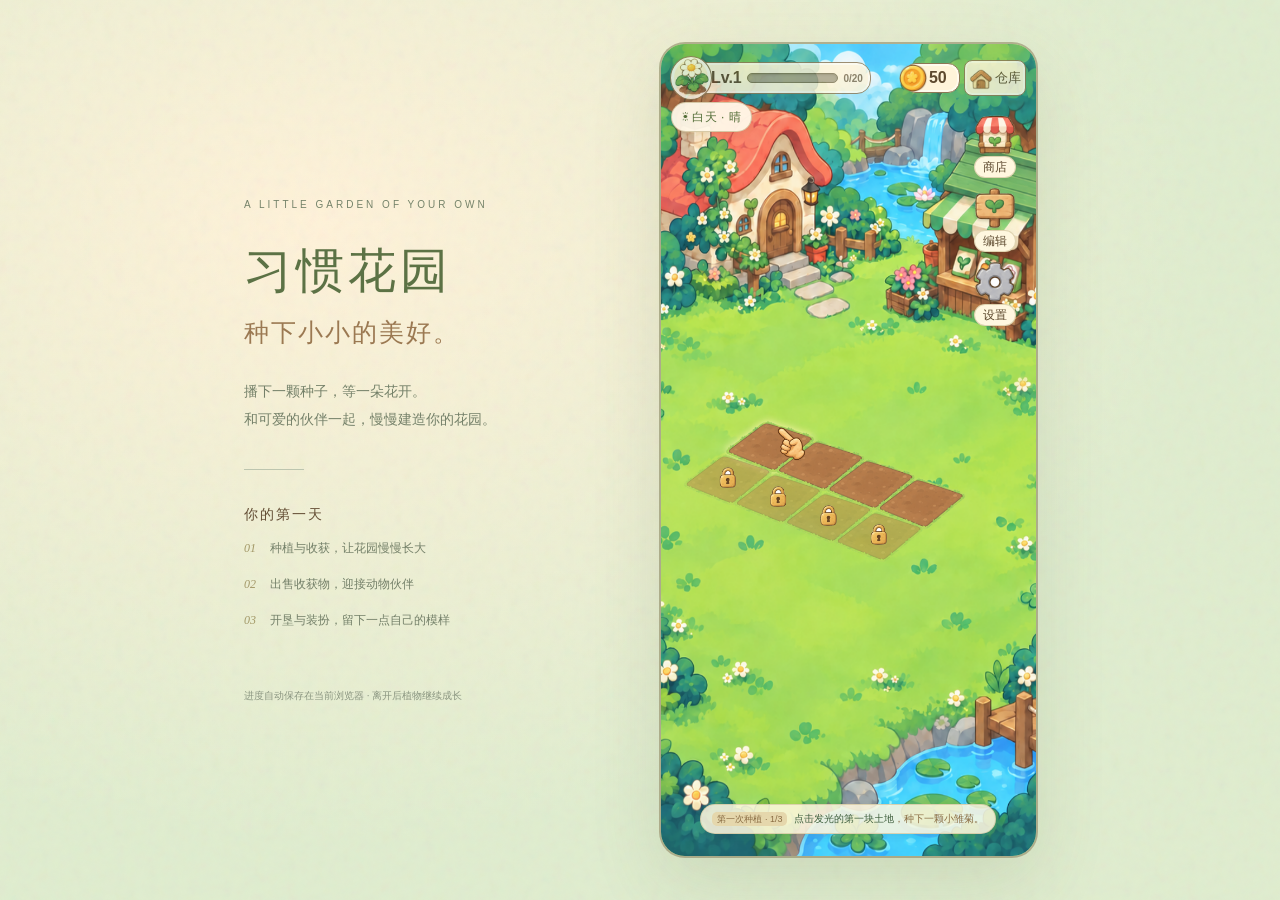
<file: index.html>
<!doctype html><html lang="zh-CN"><head><meta charset="utf-8"><meta name="viewport" content="width=device-width,initial-scale=1,maximum-scale=1"><meta name="theme-color" content="#31503b"><link rel="icon" href="data:,">
<title>习惯花园 · 种下小小的美好</title><link rel="stylesheet" href="style.css?v=20260917-open-landscape"><link rel="stylesheet" href="landscape.css?v=20260917-open-landscape"></head><body>
<aside class="intro"><span class="eyebrow">A LITTLE GARDEN OF YOUR OWN</span><h1>习惯花园<span>种下小小的美好。</span></h1><p>播下一颗种子，等一朵花开。<br>和可爱的伙伴一起，慢慢建造你的花园。</p><div class="intro-rule"></div><div class="instructions"><b>你的第一天</b><p><span>01</span>种植与收获，让花园慢慢长大</p><p><span>02</span>出售收获物，迎接动物伙伴</p><p><span>03</span>开垦与装扮，留下一点自己的模样</p></div><small>进度自动保存在当前浏览器 · 离开后植物继续成长</small></aside>
<main id="game" aria-label="习惯花园小游戏">
<header class="hud"><button id="levelButton" class="level-block" aria-label="查看家园等级"><span class="level-emblem"><img src="assets/coral/sprites/plants/daisy/plant_daisy_sprout.webp" alt=""></span><b class="level-number">Lv.<span id="level">1</span></b><span class="xp-track"><i id="xpBar"></i></span><span id="xpText">0/20</span></button><span class="coins"><img src="assets/coral/icons/core/icon_coin.webp" alt="金币"><b id="coins">50</b></span><button id="warehouse" class="warehouse iconbutton" aria-label="打开仓库"><img src="assets/coral/icons/core/icon_warehouse.webp" alt=""><span>仓库</span><i id="warehouseBadge"></i></button></header>
<section id="viewport" aria-label="花园地图"><div id="world"><img class="background" src="assets/coral/landscape/garden-left.webp" draggable="false" alt="手绘花园，小屋、小店、池塘和草地"><div id="editGrid"></div><div id="sceneLayer"><div id="plots"></div><div id="objects"></div><div id="animals"></div></div></div><div id="buffs"></div><span id="modeLabel">自由浏览 · 拖动探索花园</span></section>
<div id="guide" role="status"></div><section id="tray" aria-label="操作工具"></section>
<nav id="nav"><button id="shop"><img src="assets/coral/icons/core/icon_shop.webp" alt=""><span>商店</span><i id="shopDot"></i></button><button id="edit"><img src="assets/coral/icons/core/icon_edit.webp" alt=""><span>编辑</span></button><button id="settings"><img src="assets/coral/icons/core/icon_settings.webp" alt=""><span>设置</span></button></nav>
<div id="modal" class="modal" hidden></div><div id="confirm" class="modal confirm" hidden></div><div id="toast" role="status" aria-live="polite"></div><div id="dragGhost"></div><div id="fx"></div>
</main><script src="model.js?v=20260917-open-landscape"></script><script src="audio.js?v=20260917-open-landscape"></script><script src="animal-atlas.js?v=20260917-open-landscape"></script><script src="animal-motion.js?v=20260917-open-landscape"></script><script src="animal-renderer.js?v=20260917-open-landscape"></script><script src="app.js?v=20260917-open-landscape"></script><script src="environment.js?v=20260917-open-landscape"></script><script src="landscape.js?v=20260917-open-landscape"></script></body></html>
</file>
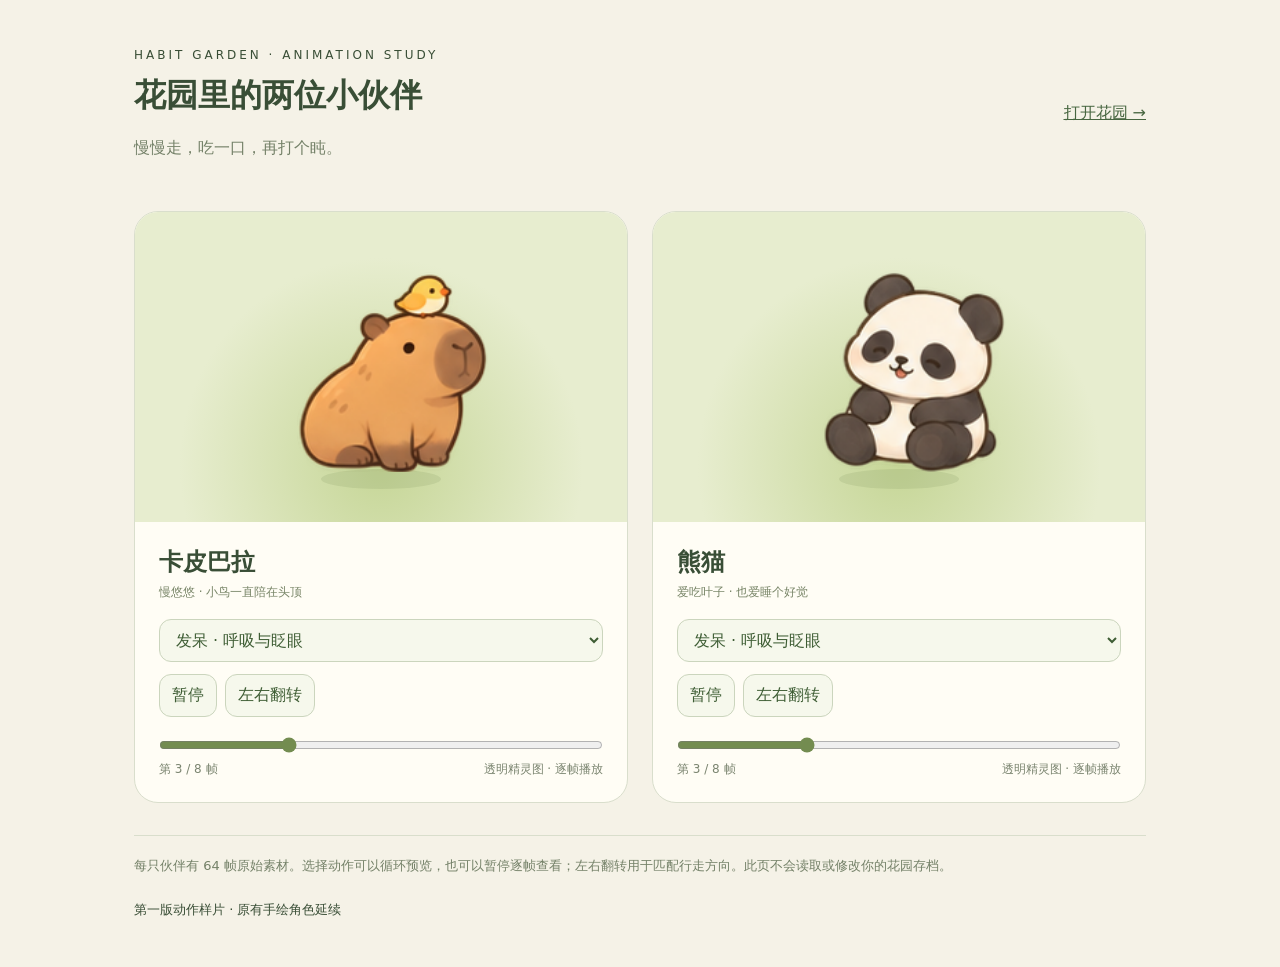
<file: animals-preview.html>
<!doctype html>
<html lang="zh-CN"><meta charset="utf-8"><meta name="viewport" content="width=device-width,initial-scale=1">
<title>花园伙伴 · 动作预览</title>
<style>
*{box-sizing:border-box}body{margin:0;background:#f5f2e7;color:#394e36;font-family:system-ui,-apple-system,sans-serif}main{max-width:1060px;margin:auto;padding:48px 24px}header{display:flex;justify-content:space-between;align-items:center;gap:20px}h1{font-size:32px;font-weight:600;margin:12px 0}p{color:#748168;line-height:1.8}.eyebrow{font-size:12px;letter-spacing:3px}a{color:#476640}section{display:grid;grid-template-columns:1fr 1fr;gap:24px;margin-top:32px}article{border:1px solid #d9decc;background:#fffdf5;border-radius:24px;overflow:hidden}.stage{position:relative;display:grid;place-items:center;height:310px;background:radial-gradient(ellipse at 50% 82%,#c6d697,transparent 58%),#e7edcf}.stage:after{content:'';position:absolute;bottom:33px;width:120px;height:20px;background:#62764722;border-radius:50%}canvas{position:relative;z-index:1;width:256px;height:256px}.controls{padding:24px}h2{margin:0 0 6px;font-size:24px}.tag{font-size:12px;color:#788567}select,button{font:inherit;border:1px solid #cbd5bd;border-radius:12px;background:#f6f8ec;padding:10px 12px;color:#3e5d34;cursor:pointer}select{width:100%;margin:18px 0 12px}.buttons{display:flex;gap:8px}input{width:100%;accent-color:#738c50;margin:20px 0 8px}.caption{font-size:12px;color:#7a846f;display:flex;justify-content:space-between}.note{border-top:1px solid #d9decc;margin-top:32px;padding-top:18px;font-size:13px}footer{margin-top:24px;font-size:13px}@media(max-width:650px){main{padding:24px 16px}section{grid-template-columns:1fr}header{display:block}h1{font-size:28px}}
</style>
<main><header><div><div class="eyebrow">HABIT GARDEN · ANIMATION STUDY</div><h1>花园里的两位小伙伴</h1><p>慢慢走，吃一口，再打个盹。</p></div><a href="index.html">打开花园 →</a></header>
<section id="cards"></section><p class="note">每只伙伴有 64 帧原始素材。选择动作可以循环预览，也可以暂停逐帧查看；左右翻转用于匹配行走方向。此页不会读取或修改你的花园存档。</p><footer>第一版动作样片 · 原有手绘角色延续</footer></main>
<script src="animal-atlas.js?v=20260915-animals-v1-restored"></script><script src="animal-motion.js?v=20260915-animals-v1-restored"></script><script src="animal-renderer.js?v=20260915-animals-v1-restored"></script>
<script>
const labels={idle:'发呆 · 呼吸与眨眼',walk:'走路 · 斜前方',walkBack:'走路 · 斜后方',eat:'进食 · 慢慢咀嚼',sleep:'睡觉 · 安静呼吸',stand:'起身 · 坐姿到站姿',sit:'坐下 · 站姿到坐姿',lie:'入睡 · 慢慢趴下',wake:'醒来 · 抬头坐起',respond:'回应 · 抬头打招呼'},views=[];
for(const [id,name,tag]of [['capybara','卡皮巴拉','慢悠悠 · 小鸟一直陪在头顶'],['panda','熊猫','爱吃叶子 · 也爱睡个好觉']]){
 const card=document.createElement('article');card.innerHTML=`<div class="stage"><canvas width="256" height="256" aria-label="${name}动画"></canvas></div><div class="controls"><h2>${name}</h2><div class="tag">${tag}</div><select aria-label="${name}动作">${Object.entries(labels).map(([v,t])=>`<option value="${v}">${t}</option>`).join('')}</select><div class="buttons"><button data-play>暂停</button><button data-flip>左右翻转</button></div><input type="range" min="0" max="7" value="0" step="1" aria-label="${name}帧号"><div class="caption"><span data-frame>第 1 / 8 帧</span><span>透明精灵图 · 逐帧播放</span></div></div>`;document.getElementById('cards').append(card);
 const v={id,card,ctx:card.querySelector('canvas').getContext('2d'),image:new Image(),ready:false,action:'idle',time:0,frame:0,playing:true,facing:1};views.push(v);v.image.onload=()=>{v.ready=true;draw(v);};v.image.src=GARDEN_ANIMAL_ATLAS.atlases[id].src;
 card.querySelector('select').onchange=e=>{v.action=e.target.value;v.time=0;v.frame=0;draw(v);};
 card.querySelector('[data-play]').onclick=e=>{v.playing=!v.playing;e.target.textContent=v.playing?'暂停':'播放';};
 card.querySelector('[data-flip]').onclick=()=>{v.facing*=-1;draw(v);};
 card.querySelector('input').oninput=e=>{v.playing=false;card.querySelector('[data-play]').textContent='播放';v.frame=Number(e.target.value);const c=GardenAnimalMotion.clipFor(v.id,v.action);v.time=(c.reverse?c.count-1-v.frame:v.frame)/c.fps;draw(v);};
}
function draw(v){if(!v.ready)return;const c=GardenAnimalMotion.clipFor(v.id,v.action);GardenAnimalRenderer.drawFrame(v.ctx,v.id,c.row,v.frame,v.facing,v.image);v.card.querySelector('input').max=c.count-1;v.card.querySelector('input').value=v.frame;v.card.querySelector('[data-frame]').textContent=`第 ${v.frame+1} / ${c.count} 帧`;}
let last=0;function tick(now){const dt=last?Math.min(.06,(now-last)/1000):0;last=now;for(const v of views)if(v.playing){const c=GardenAnimalMotion.clipFor(v.id,v.action);v.time+=dt;let frame=Math.floor(v.time*c.fps)%c.count;if(c.reverse)frame=c.count-1-frame;if(frame!==v.frame){v.frame=frame;draw(v);}}requestAnimationFrame(tick);}requestAnimationFrame(tick);
</script></html>
</file>
<file: style.css>
:root{font-family:-apple-system,BlinkMacSystemFont,"PingFang SC","Microsoft YaHei",sans-serif;color:#354b34;font-size:14px;font-synthesis:none;--green:#496b3b;--cream:#fffcf0;--gold:#e0b354}*{box-sizing:border-box}body{margin:0;min-height:100dvh;background:radial-gradient(ellipse at 20% 20%,#f3f1d9,transparent 60%),#e4e8d6;display:flex;align-items:center;justify-content:center;gap:6vw;padding:26px}body:before{content:"";position:fixed;inset:0;pointer-events:none;opacity:.18;background-image:url("data:image/svg+xml,%3Csvg viewBox='0 0 120 120' xmlns='http://www.w3.org/2000/svg'%3E%3Cfilter id='n'%3E%3CfeTurbulence type='fractalNoise' baseFrequency='.7' numOctaves='3' stitchTiles='stitch'/%3E%3C/filter%3E%3Cpath fill='%237b8969' filter='url(%23n)' opacity='.3' d='M0 0h120v120H0z'/%3E%3C/svg%3E")}button,input{font:inherit}button{cursor:pointer;border:0;color:inherit;background:none;-webkit-tap-highlight-color:transparent}button:focus-visible,input:focus-visible{outline:3px solid #b88835;outline-offset:3px}button:disabled{cursor:not-allowed;opacity:.45}button:not(:disabled):active{transform:scale(.96)}img{user-select:none;-webkit-user-drag:none}.intro{width:340px;position:relative}.eyebrow{font-size:10px;letter-spacing:3px;color:#75836a}.intro h1{font-family:"Songti SC",serif;font-size:48px;font-weight:600;letter-spacing:4px;margin:28px 0}.intro h1 span{display:block;font-size:25px;letter-spacing:2px;margin-top:13px}.intro p{line-height:2;color:#748069;font-size:14px}.intro-rule{height:1px;background:#bdc5af;width:60px;margin:36px 0}.instructions b{font-size:14px;letter-spacing:2px}.instructions p{font-size:12px}.instructions span{margin-right:14px;color:#a39868;font-family:Georgia,serif;font-style:italic}.intro small{font-size:10px;color:#8a9580;display:block;margin-top:54px;line-height:2}#game{position:relative;width:480px;height:min(900px,calc(100dvh - 52px));min-height:600px;background:var(--cream);border:7px solid #fffcf0;border-radius:30px;overflow:hidden;box-shadow:0 25px 80px #31412925,0 0 0 1px #d1d6bd;isolation:isolate;display:flex;flex-direction:column}.hud{height:83px;flex-shrink:0;background:var(--cream);display:flex;align-items:center;gap:14px;padding:10px 12px;z-index:4;box-shadow:0 4px 12px #37442712}.level-block{display:flex;gap:10px;align-items:center;padding:0;text-align:left;flex:1;min-width:0}.level-block>span:last-child{width:126px}.level-block b{font-size:13px;letter-spacing:1px}.level-badge{background:#526d3e;color:#fff8d8;width:42px;height:46px;display:grid;place-items:center;font-size:24px;font-family:Georgia,serif;border-radius:13px 13px 20px 20px;border:3px solid #d4ddad;box-shadow:0 2px 0 #365032}.xp-line{display:flex;justify-content:space-between;font-size:9px;color:#8a9277;margin:5px 0 4px}.xp-track{display:block;background:#e3e7d4;border-radius:4px;height:5px;overflow:hidden}.xp-track i{display:block;height:100%;background:#92ac5f;width:0;transition:width .3s}.coins{display:flex;align-items:center;background:#eee9d3;padding:4px 10px 4px 3px;border-radius:20px;gap:4px;color:#796034}.coins img{width:26px;height:26px;object-fit:contain}.coins b{font-size:16px}.warehouse{position:relative;display:flex;flex-direction:column;align-items:center;padding:0;font-size:10px;gap:1px}.warehouse img{width:34px;height:34px;object-fit:contain}#warehouseBadge{position:absolute;right:-5px;top:-2px;background:#bd714b;color:white;font-style:normal;border-radius:12px;font-size:10px;min-width:15px}#warehouseBadge:empty{display:none}#viewport{flex:1;min-height:0;position:relative;overflow:hidden;touch-action:none;background:#b6c865}#world{position:absolute;width:750px;height:1334px;transform-origin:0 0;will-change:transform}.background{position:absolute;inset:0;width:750px;height:1334px;pointer-events:none}#plots,#objects,#animals{position:absolute;inset:0;pointer-events:none}.plot{position:absolute;width:160px;height:110px;transform:translate(-50%,-50%);padding:0;pointer-events:auto;touch-action:none;border-radius:35%;transition:filter .15s}.plot:not(:disabled):active{transform:translate(-50%,-50%) scale(.98)}.plot .soil{position:absolute;inset:0;width:100%;height:100%;object-fit:contain;pointer-events:none}.plot .plant{width:112px;height:126px;position:absolute;bottom:31px;left:24px;object-fit:contain;pointer-events:none;transform-origin:50% 90%;filter:drop-shadow(0 4px 2px #42310b25)}.plot .plot-label{position:absolute;bottom:0;left:50%;transform:translateX(-50%);font-size:17px;white-space:nowrap;background:#fff9e8ee;border:1px solid #b8b68b;border-radius:16px;padding:4px 10px;box-shadow:0 2px 2px #463a2220;pointer-events:none;color:#6a6042}.plot.locked{filter:saturate(.6);opacity:.8}.plot.ready .plant{animation:plantDance 2s infinite}.plot.ready .plot-label{background:#faf0b9;color:#5e782d;border-color:#9caa5b}.plot.valid{filter:drop-shadow(0 0 9px #beef61)}.plot.invalid{filter:drop-shadow(0 0 10px #ed5c4c)}.plot.guide-target{filter:drop-shadow(0 0 14px #fffba9);animation:guidePulse 1.6s infinite}.map-tools{position:absolute;right:12px;top:14px;display:flex;flex-direction:column;gap:6px}.map-tools button{width:32px;height:32px;border-radius:11px;background:#fffcf0df;border:1px solid #e6e3bd;box-shadow:0 2px 6px #3b481c13;font-size:20px}.map-tools button:disabled{opacity:.3}#modeLabel{position:absolute;bottom:10px;left:50%;transform:translateX(-50%);white-space:nowrap;font-size:10px;background:#354e37a8;color:#fff9dc;border-radius:14px;padding:5px 11px;pointer-events:none}#buffs{position:absolute;top:14px;left:12px;display:flex;flex-direction:column;gap:5px;font-size:10px}#buffs span{background:#fffbdce8;border-radius:14px;padding:6px 9px;color:#6a7549}#guide{background:#f6efd7;color:#79633e;font-size:12px;line-height:1.7;flex-shrink:0;padding:10px 16px;border-top:1px solid #e4dcc0;min-height:42px}#guide b{color:#3d5d3b}#guide .step{background:#e5d7ac;border-radius:5px;padding:2px 5px;font-size:10px;margin-right:7px}#nav{display:flex;height:77px;align-items:center;justify-content:space-around;background:#fffcf0;flex-shrink:0;z-index:3}#nav button{position:relative;display:flex;flex-direction:column;align-items:center;gap:3px;width:20%;font-size:10px;height:65px;padding:6px 0;border-radius:14px}#nav img{width:36px;height:36px;object-fit:contain}#nav button.active{background:#e8edd8;color:#375432}#shopDot{position:absolute;right:18px;top:7px;width:7px;height:7px;background:#c37a4e;border-radius:50%;display:none}#tray:empty{display:none}#tray{flex-shrink:0;padding:9px 12px;background:#fcf8e8;border-top:1px solid #e6e1c9;z-index:3}.tray-head{display:flex;justify-content:space-between;align-items:center;font-size:11px;margin-bottom:6px}.tray-head button{font-size:11px;background:#eee8d6;border-radius:12px;padding:4px 9px}.seed-list{display:flex;gap:6px;overflow:auto}.seed-card{flex:1;min-width:62px;position:relative;border:1px solid #e2dfc3;border-radius:12px;background:#fffdf3;padding:5px 3px;font-size:10px;touch-action:none;display:flex;flex-direction:column;align-items:center}.seed-card.selected{border:2px solid #6c8644;background:#edf1d9;padding:4px 2px}.seed-card img{width:34px;height:33px;object-fit:contain}.seed-card small{font-size:9px;color:#8b8c70;margin-top:2px}.seed-card em{font-style:normal;position:absolute;top:2px;right:4px;font-size:9px;color:#687942}.harvest-tool{touch-action:none;display:flex;align-items:center;gap:10px;padding:4px 10px;background:#eaf0d5;border:1px solid #b4c587;border-radius:13px;width:100%;text-align:left;font-size:12px}.harvest-tool img{width:44px;height:42px;object-fit:contain}.harvest-tool small{display:block;font-size:10px;color:#7d8961;margin-top:3px}.modal{position:absolute;inset:0;background:#263e3266;backdrop-filter:blur(4px);z-index:15;display:flex;align-items:center;justify-content:center;padding:18px}.modal[hidden]{display:none}.sheet{width:100%;max-height:90%;display:flex;flex-direction:column;background:#fffcef;border:1px solid #fff9dc;border-radius:23px;box-shadow:0 20px 40px #18311e40;overflow:hidden;animation:pop .2s ease-out}.sheet-head{display:flex;align-items:center;justify-content:space-between;padding:21px 20px 12px}.sheet-head h2{font-size:20px;margin:0;font-family:"Songti SC",serif;letter-spacing:2px}.sheet-head button{width:28px;height:28px;border-radius:50%;background:#ebe6d5;font-size:20px}.sheet-sub{font-size:11px;color:#8d8d72;margin:0 20px 12px;line-height:1.8}.tabs{display:flex;gap:4px;padding:0 16px 12px}.tabs button{flex:1;padding:9px 2px;font-size:12px;border-radius:10px;background:#eeecd9;color:#8b8e70}.tabs .active{background:#526e40;color:#fffbe7}.sheet-content{overflow:auto;min-height:0;padding:0 16px 16px;overscroll-behavior:contain}.item-card{display:flex;align-items:center;gap:10px;border:1px solid #e5e2cb;background:#fffef6;border-radius:14px;padding:10px;margin-bottom:8px;min-height:85px}.item-card>img{width:58px;height:64px;object-fit:contain;flex-shrink:0}.item-info{flex:1;min-width:0}.item-info b{font-size:13px}.item-info p{font-size:10px;line-height:1.7;color:#919175;margin:5px 0 0}.item-info .bonus{color:#68803b}.buy-actions{display:flex;flex-direction:column;gap:5px;align-items:stretch}.primary,.secondary,.danger{border-radius:10px;padding:10px 13px;font-size:12px;font-weight:600;display:inline-block}.primary{color:#fffbea;background:#557542;box-shadow:0 2px 0 #36502c}.secondary{background:#ede9d5;color:#77815b}.danger{background:#f0dfd3;color:#a05b40}.primary:disabled{box-shadow:none}.buy-actions .primary{padding:8px;font-size:11px;white-space:nowrap}.buy-actions .secondary{padding:4px;font-size:10px}.sell-control{display:flex;align-items:center;gap:3px;margin-top:7px}.sell-control button{background:#ecebd9;border-radius:5px;width:23px;height:24px}.sell-control input{width:35px;border:1px solid #dedcc3;background:#fffef8;text-align:center;border-radius:4px;height:24px;color:#536342;font-size:11px;-moz-appearance:textfield}.sell-control input::-webkit-inner-spin-button{appearance:none}.sheet-footer{padding:12px 16px;border-top:1px solid #e2dfc4;font-size:11px;display:flex;align-items:center;justify-content:space-between;gap:8px}.empty{text-align:center;color:#8e9478;padding:28px 8px;font-size:12px;line-height:2}.confirm{z-index:25}.confirm .sheet{max-width:340px}.confirm-body{padding:0 22px 18px;font-size:13px;line-height:1.9;color:#808368}.confirm-actions{display:flex;gap:10px;padding:0 22px 22px}.confirm-actions button{flex:1}#toast{position:absolute;left:50%;top:100px;transform:translate(-50%,-10px);opacity:0;pointer-events:none;z-index:40;max-width:90%;width:max-content;text-align:center;padding:11px 17px;border-radius:15px;background:#344c38ee;color:#fff8df;font-size:12px;transition:.2s;box-shadow:0 4px 20px #26362625}#toast.show{opacity:1;transform:translate(-50%,0)}#dragGhost{position:fixed;pointer-events:none;z-index:99;display:none;font-size:30px;transform:translate(-50%,-70%);opacity:.85}#dragGhost img{width:65px;height:65px;object-fit:contain}.object,.animal{position:absolute;pointer-events:none;width:95px;height:105px;transform:translate(-50%,-80%);object-fit:contain;filter:drop-shadow(0 6px 3px #3e431c22)}.animal{width:110px;height:100px}.animal-wrap{position:absolute;pointer-events:none}.animal-wrap .animal{position:relative;left:0;top:0;animation:animalIdle 4s infinite ease-in-out}.animal-wrap .bubble{position:absolute;bottom:85px;left:-50px;font-size:17px;background:#fff8e0;padding:7px 12px;border-radius:20px;white-space:nowrap;box-shadow:0 3px 8px #31492320}#world.editing .object,#world.editing .animal-wrap{pointer-events:auto;touch-action:none;cursor:grab}#world.editing .animal{animation:none}#world.editing .selected{filter:drop-shadow(0 0 8px #efff8e)}#editGrid{position:absolute;inset:0;pointer-events:none;display:none}#world.editing #editGrid{display:block}.grid-cell{position:absolute;width:47px;height:47px;border:1px dashed #fbffd088;background:#e5f7bb25;transform:translate(-50%,-50%);border-radius:5px}.grid-cell.target{background:#d2ff6377;border:3px solid #fcffe0}.edit-actions{display:flex;gap:6px;align-items:center}.edit-actions button{font-size:11px;padding:8px 9px}.edit-actions .primary{margin-left:auto}#fx{position:absolute;inset:0;pointer-events:none;z-index:30}.fly{position:absolute;width:32px;height:32px;object-fit:contain;animation:fly .65s ease-in forwards;--dx:0px;--dy:0px}.float-text{position:absolute;font-weight:700;color:#fff6b4;text-shadow:0 2px 3px #36452f;font-size:18px;animation:float 1s forwards}.level-hero{font-size:54px;color:#aa924b;text-align:center;margin:0;padding:8px}.level-row{padding:12px 0;border-bottom:1px solid #e2e2cc;display:flex;gap:12px;font-size:12px;line-height:1.8}.level-row span{font-weight:bold;color:#85935e}.level-row p{margin:0;font-size:11px;color:#8c9276}.setting-row{display:flex;justify-content:space-between;align-items:center;padding:14px 4px;border-bottom:1px solid #e8e4ce;font-size:12px}.guide-glow{animation:guidePulse 1.6s infinite}.hint-hand{position:absolute;right:10px;top:-10px;font-size:20px;animation:hand 1.5s infinite;pointer-events:none}@keyframes pop{from{transform:translateY(12px);opacity:.5}to{transform:translateY(0);opacity:1}}@keyframes guidePulse{50%{box-shadow:0 0 0 5px #e8d87477}}@keyframes plantDance{50%{transform:rotate(3deg) scale(1.03)}}@keyframes animalIdle{50%{transform:translate(-50%,-80%) translate(0,-3px) rotate(2deg)}}@keyframes hand{50%{transform:translate(-16px,-20px)}}@keyframes fly{to{transform:translate(var(--dx),var(--dy)) scale(.45);opacity:.2}}@keyframes float{to{transform:translateY(-65px);opacity:0}}@media(max-width:950px){.intro{display:none}body{padding:14px}#game{height:calc(100dvh - 28px)}}@media(max-width:520px){body{padding:0;background:#fffcef}#game{border:0;border-radius:0;width:100%;height:100dvh;min-height:0;box-shadow:none}.hud{height:76px}#nav{height:calc(74px + env(safe-area-inset-bottom));padding-bottom:env(safe-area-inset-bottom)}.modal{padding:14px}.sheet{max-height:94%}}@media(max-height:680px){.hud{height:66px}#nav{height:62px}#nav button{height:56px}#nav img{width:29px;height:29px}#guide{font-size:11px;padding:7px 12px;min-height:34px}.seed-card img{width:26px;height:24px}.seed-card small{display:none}#tray{padding:6px 10px}}

.animal-wrap .animal{scale:var(--facing,1) 1}#world.editing .animal-wrap .animal{scale:1 1}
/* Coral cottage art: warm ink, cream controls and two diagonal rows of soil. */
:root{color:#634d34;--green:#6b914a;--cream:#fff8e5;--gold:#f5c458}body{background:radial-gradient(ellipse at 25% 25%,#fff2d9,transparent 65%),#e0edcf}.intro h1{color:#5c7245}.intro h1 span{color:#9b7952}#game{border-color:#fff8e5;box-shadow:0 24px 70px #54673c25,0 0 0 2px #b4b291}.hud{background:linear-gradient(#fffaec,#f9efd6);gap:10px;border-bottom:2px solid #cdb68a}.level-badge{border-radius:50%;background:#86b854;border:3px solid #d5df9b;color:#fffce9;box-shadow:0 2px 0 #678446}.level-block b{color:#725538}.xp-track{height:8px;border:1px solid #9a9b70;background:#b7b29a;border-radius:8px}.xp-track i{background:#83c64e}.coins{background:#fff9e5;border:1.5px solid #c8af7e;box-shadow:inset 0 2px #fffdf6;gap:5px}.coins img{width:32px;height:32px}.warehouse{border:1.5px solid #cfb88e;border-radius:12px;padding:3px 7px;background:#fff9e7}.warehouse img{width:30px;height:27px}.plot{width:166px;height:104px;border-radius:0}.plot .plant{width:113px;height:128px;left:26px;bottom:37px;filter:drop-shadow(0 3px 1px #61401f1c)}.plot .plot-label{bottom:9px;font-size:13px;border-color:#b49765;padding:3px 8px;color:#795d39;background:#fff7dbe8;box-shadow:0 2px 0 #795d3920}.plot.locked{filter:saturate(.45);opacity:.7}.plot.guide-target{animation:none;filter:drop-shadow(0 0 8px #fff6b0)}.plot.ready .plot-label{background:#ffe6a1;color:#735224;border-color:#cba04a}.object{width:110px;height:125px}.animal{width:146px;height:152px}.animal-wrap .animal{scale:1 1}.map-tools button{background:#fff6dd;border:1.5px solid #bca279;color:#796040}#guide{background:#f4e8c9;border-color:#cfb98e;color:#896c43}#nav{background:linear-gradient(#fff9e9,#f6e9c9);border-top:2px solid #d5bd8e}#nav img{width:41px;height:41px}#nav button{font-weight:600;color:#735735}#nav button.active{background:#e2eabd;color:#54753c}#tray{background:#fff8e5;border-color:#d7c498}.seed-card{border-color:#d5c299;background:#fffbed}.seed-card.selected{background:#eef2ce;border-color:#83a455}.seed-card img{width:37px;height:36px}.sheet{background:#fff8e7;border:2px solid #ccb38a}.sheet-head h2{font-family:inherit;color:#715135;letter-spacing:1px}.item-card{background:#fffbed;border-color:#e2cfaa}.primary{background:#7d9e55;color:#fffceb;box-shadow:0 2px 0 #536f3c;border:1px solid #688a45}.secondary{background:#efe1bf;color:#806742}.tabs .active{background:#80a15a;color:#fffbea}.sheet-sub,.item-info p{color:#907d5c}.sheet-footer{border-color:#decca6}.hint-hand{right:48px;top:-25px}.plot:focus-visible{outline-offset:0}
/* Screen-fixed HUD: the garden continues behind each independent control. */
#game{--tray-height:0px;--safe-bottom:env(safe-area-inset-bottom,0px)}
#viewport{position:absolute;inset:0;width:100%;height:100%}
.hud{position:absolute;top:calc(10px + env(safe-area-inset-top,0px));left:12px;right:12px;width:auto;height:62px;padding:0;background:none;border:0;box-shadow:none;pointer-events:none;gap:9px}
.hud>*{pointer-events:auto}.level-block{gap:7px;flex:1}.level-block>span:last-child{width:126px;background:#fff8e7e8;border:1px solid #d1bd94;border-radius:15px;padding:7px 10px;box-shadow:0 2px 5px #4d55351a}.level-block b{font-size:11px;letter-spacing:0}.level-badge{flex-shrink:0;width:43px;height:46px}.xp-line{font-size:8px;margin:3px 0}.coins{padding:4px 9px 4px 3px;background:#fff7e6ed;box-shadow:0 2px 5px #4d55351a}.coins b{font-size:15px}.warehouse{background:#fff7e6ed;box-shadow:0 2px 5px #4d55351a;min-width:45px;flex-shrink:0}.hud button:disabled{opacity:.82}
#nav{position:absolute;bottom:calc(10px + var(--safe-bottom));left:10px;right:10px;width:auto;height:69px;padding:0;border:0;background:none;gap:4px;z-index:5;pointer-events:none;align-items:flex-end}
#nav button{pointer-events:auto;background:none;border-radius:0;height:69px;padding:2px 0;gap:3px;flex:1;min-width:0;font-size:10px;text-shadow:none}
#nav img{width:46px;height:46px;filter:drop-shadow(0 2px 2px #5b532340)}
#nav button>span{background:#fff5dfe8;border:1px solid #c9af7e;border-radius:12px;padding:3px 7px;white-space:nowrap;box-shadow:0 2px 3px #5b532320;line-height:1.2}
#nav button.active{background:none;color:#496c32}#nav button.active>span{background:#e3edbc;border-color:#88a455;box-shadow:0 0 0 2px #f5f7ce80}#nav button.active img{filter:drop-shadow(0 0 5px #ffffb3)}#nav button:disabled{opacity:.7}
#guide{position:absolute;bottom:calc(88px + var(--safe-bottom) + var(--tray-height));left:14px;right:14px;width:fit-content;max-width:calc(100% - 28px);margin:auto;padding:6px 11px;min-height:0;border:1px solid #d1c299a8;border-radius:15px;background:#fff7dfdc;box-shadow:0 2px 7px #4d553516;font-size:10px;line-height:1.65;z-index:4;pointer-events:none}
#guide .step{font-size:9px}#tray{position:absolute;left:10px;right:10px;bottom:calc(87px + var(--safe-bottom));border:0;border-radius:18px;padding:8px;background:none;z-index:5}
.tray-head{background:#fff8e7ed;padding:5px 8px;border-radius:12px;box-shadow:0 2px 4px #59643912;font-size:10px}.seed-card{background:#fff9e9ed;box-shadow:0 2px 4px #59643912}.edit-actions{background:#fff8e7ed;border-radius:14px;padding:7px}.harvest-tool{background:#edf2d9ee}
.map-tools{top:88px;right:12px}#buffs{top:87px;left:12px;max-width:calc(100% - 65px);font-size:9px}#buffs span{padding:5px 8px;background:#f4f7dbe6}#modeLabel{bottom:auto;top:154px;left:12px;transform:none;font-size:9px;padding:4px 8px;background:#56733a9c;max-width:calc(100% - 65px);white-space:normal}
#game[data-mode="browse"] #modeLabel{display:none}
@media(max-width:370px){.hud{left:8px;right:8px;gap:5px}.level-block>span:last-child{width:108px;padding:6px 7px}.level-block{gap:4px}.coins{padding-right:6px}.coins img{width:27px;height:27px}#nav button>span{padding:3px 5px}}
@media(max-height:700px){#nav{height:58px;bottom:calc(6px + var(--safe-bottom))}#nav button{height:58px}#nav img{width:36px;height:36px}#guide{bottom:calc(70px + var(--safe-bottom) + var(--tray-height));font-size:9px}#tray{bottom:calc(69px + var(--safe-bottom));padding:4px}.hud{top:7px;height:54px}.map-tools{top:74px}#buffs{top:74px}}

#world{height:1500px}.background{height:1500px}
/* 375 × 812 is the desktop preview baseline; touch devices use their available height. */
body{padding:16px;overflow:hidden}#game{width:375px;height:812px;max-height:calc(100dvh - 32px);min-height:0;flex-shrink:0;border:0;border-radius:24px}
.modal .sheet{max-width:480px}.confirm .sheet{max-width:340px}
@media(max-width:1024px),(pointer:coarse){
 body{padding:0;min-height:100dvh}.intro{display:none}
 #game{width:min(100vw,70dvh);height:100dvh;max-height:100dvh;border-radius:0;box-shadow:0 0 70px #38513925}
 .hud{left:max(12px,env(safe-area-inset-left));right:max(12px,env(safe-area-inset-right))}
}
@media(max-width:600px) and (orientation:portrait){#game{width:100vw}}
@media(min-width:601px) and (pointer:coarse){
 .hud{top:calc(16px + env(safe-area-inset-top,0px));left:20px;right:20px;height:66px}
 .level-block{flex:0 1 auto;margin-right:auto}.level-block>span:last-child{width:160px}.level-block b{font-size:14px}.xp-line{font-size:10px}
 .level-badge{width:50px;height:52px;font-size:27px}.coins b{font-size:18px}.coins img{width:38px;height:38px}.warehouse{min-width:53px;font-size:12px}.warehouse img{width:34px;height:32px}
 #nav{left:20px;right:20px;bottom:calc(18px + var(--safe-bottom));height:80px;max-width:580px;margin:auto}#nav button{height:80px;font-size:12px}#nav img{width:54px;height:54px}
 #guide{bottom:calc(111px + var(--safe-bottom) + var(--tray-height));font-size:12px;max-width:560px}#tray{bottom:calc(108px + var(--safe-bottom));max-width:560px;margin:auto}
 .map-tools{top:102px;right:20px}.map-tools button{width:40px;height:40px}#buffs{top:102px;left:20px;font-size:11px}#modeLabel{top:182px;left:20px}
 .seed-card{min-height:82px;font-size:12px}.seed-card img{width:42px;height:40px}.seed-card small{font-size:10px}.tray-head{font-size:12px}
}
#seedBubble{position:absolute;z-index:10;width:282px;padding:9px 10px 11px;border:1.5px solid #b59b6d;border-radius:20px;background:#fff8e9f5;box-shadow:0 5px 18px #4a522f35;touch-action:none}
#seedBubble[hidden]{display:none}#seedBubble:after{content:'';position:absolute;left:var(--arrow,50%);bottom:-7px;width:12px;height:12px;background:#fff8e9;border-right:1.5px solid #b59b6d;border-bottom:1.5px solid #b59b6d;transform:translateX(-50%) rotate(45deg)}
.bubble-caption{font-size:10px;color:#8a704e;padding:0 2px 6px}.bubble-list{display:flex;gap:8px;overflow-x:auto;overscroll-behavior:contain;scrollbar-width:none;touch-action:none}.bubble-list::-webkit-scrollbar{display:none}.bubble-plant{flex:0 0 68px;display:flex;flex-direction:column;align-items:center;padding:3px 0 5px;border-radius:12px;background:#f2ebd3;font-size:11px;touch-action:none}.bubble-plant img{width:54px;height:56px;object-fit:contain;pointer-events:none}.bubble-plant span{font-size:10px;color:#8b714d;margin-top:3px}.bubble-plant[aria-disabled=true]{opacity:.45}.bubble-plant b{font-weight:600}

/* Shared cream navigation panel; shift the complete bottom control group up 20px. */
#nav,#tray,#guide{translate:0 -20px}
#nav{background:linear-gradient(110deg,#fff9e7,#f9efd5 55%,#fff8e6);border:1.5px solid #9b8868;border-radius:22px;box-shadow:inset 0 0 0 2px #fffbedb3,0 2px 3px #4d553520;gap:0;align-items:center;pointer-events:auto}
#nav button{width:33.333%;height:100%;border:0;border-radius:0;background:none;box-shadow:none;gap:0;padding:4px 0;justify-content:center;color:#635036;font-size:14px}
#nav button+button:before{content:'';position:absolute;left:0;top:18%;bottom:14%;width:1px;background:#e3d1ab}
#nav button>span{background:none;border:0;border-radius:0;box-shadow:none;padding:0;line-height:1.2;text-shadow:none}
#nav img{width:43px;height:43px;filter:none}
#nav button.active{background:#e2eabd80;border-radius:18px}
#seedBubble.harvest-bubble{width:78px;padding:7px;border-radius:18px}
.bubble-sickle{display:grid;place-items:center;width:60px;height:60px;padding:3px;touch-action:none}
.bubble-sickle img{width:54px;height:54px;object-fit:contain;pointer-events:none}
@media(max-height:700px){#nav img{width:34px;height:34px}#nav button{font-size:12px}}
@media(min-width:601px) and (pointer:coarse){#nav img{width:54px;height:54px}}

/* Compact reference HUD and a floating action rail beneath the warehouse. */
.hud{top:calc(12px + env(safe-area-inset-top,0px));left:10px;right:10px;height:44px;gap:8px;align-items:center}
.level-block{position:relative;display:flex;flex:0 0 250px;width:250px;gap:5px;height:32px;min-width:0;padding:0 7px 0 39px;background:#fff4d9;border:1.5px solid #8c7755;border-radius:14px;box-shadow:inset 0 0 0 2px #fffbed}
.level-emblem{position:absolute;left:-2px;top:50%;transform:translateY(-50%);width:42px;height:44px;display:grid;place-items:center;border-radius:50%;border:1.5px solid #8c7755;background:#fff2ce;box-shadow:inset 0 0 0 3px #fffbed}
.level-emblem img{width:30px;height:32px;object-fit:contain}
.level-block .level-number{font-size:16px;white-space:nowrap;color:#5d492e;letter-spacing:0}
.level-block .xp-track{flex:1;min-width:18px;height:10px;margin:0;background:#aaa187;border:1px solid #807655;box-shadow:inset 0 1px 2px #655c3b55;border-radius:7px}
.level-block .xp-track i{background:linear-gradient(#89d855,#61ba3c);border-radius:6px;box-shadow:inset 0 1px #b5eb82}
.level-block>#xpText{width:auto;padding:0;border:0;background:none;box-shadow:none;border-radius:0;font-size:10px;font-weight:700;white-space:nowrap;color:#7c6b4c}
.coins{position:relative;flex-shrink:0;height:30px;min-width:56px;padding:0 5px 0 24px;border:1.5px solid #8c7755;border-radius:12px;background:#fff4d9;box-shadow:inset 0 0 0 2px #fffbed}
.coins img{position:absolute;left:-7px;width:30px;height:30px}.coins b{font-size:16px;color:#5d492e}
.hud .warehouse{flex-direction:row;justify-content:center;gap:2px;height:36px;min-width:56px;padding:3px 4px;border:1.5px solid #8c7755;border-radius:8px;background:#fff4d9;box-shadow:inset 0 0 0 2px #fffbed;font-size:13px;font-weight:700;color:#5d492e}
.warehouse img{width:24px;height:26px}
#nav{top:calc(70px + env(safe-area-inset-top,0px));right:10px;left:auto;bottom:auto;width:62px;height:auto;max-width:none;margin:0;padding:0;display:flex;flex-direction:column;gap:12px;background:none;border:0;box-shadow:none;border-radius:0;translate:none;pointer-events:none}
#nav button{flex:none;width:62px;height:62px;padding:0;gap:0;pointer-events:auto;font-size:12px;background:none;box-shadow:none;border:0}
#nav button+button:before{display:none}#nav img{width:44px;height:44px;filter:drop-shadow(0 2px 1px #5b532330)}
#nav button>span{padding:3px 8px;background:#fff7dfdc;border:1px solid #d1c299a8;border-radius:999px;box-shadow:0 2px 7px #4d553516;color:#5d492e;text-shadow:none;line-height:1.2}
#nav button.active{background:none}#nav button.active>span{background:#e7efd1;color:#375d25}
#guide{bottom:calc(22px + var(--safe-bottom) + var(--tray-height));translate:none}
#tray{bottom:calc(20px + var(--safe-bottom));translate:none}
@media(max-width:350px){.hud{left:8px;right:8px;gap:5px}.level-block{padding-left:34px;gap:3px}.level-emblem{width:36px;height:40px}.level-block .level-number{font-size:14px}.level-block>#xpText{font-size:9px}.coins{min-width:59px;padding-right:5px}.hud .warehouse{min-width:56px;font-size:12px}#nav{right:8px;width:56px}}

.level-block{flex:0 1 min(200px,calc(100% - 132px));width:min(200px,calc(100% - 132px))}
.plot .plot-lock-group{position:absolute;left:50%;top:50%;transform:translate(-50%,-50%);display:flex;flex-direction:column;align-items:center;gap:3px;pointer-events:none}
.plot .plot-lock{display:block;width:42px;height:44px;object-fit:contain;pointer-events:none}
.plot .plot-unlock-label{font-size:15px;line-height:1.2;white-space:nowrap;color:#695032;background:#fff7df;border:1px solid #c9af7e;border-radius:999px;padding:3px 9px}
.plot.locked{opacity:1;filter:none}
.plot.locked .soil{opacity:.5}
.plot.unlockable{opacity:1;filter:none}
/* Tutorial cue sits outside the depth-sorted plot stacking contexts. */
#tutorialHand{position:absolute;width:76px;height:76px;object-fit:contain;z-index:2;pointer-events:none;animation:tutorialTap 1.5s ease-in-out infinite}
@keyframes tutorialTap{0%,100%{transform:translate(6px,6px)}50%{transform:translate(0,0)}}
#nav button,#nav button:disabled,#nav button img,#nav button>span{opacity:1}
#nav button>span{background:#fff7df}
@media(prefers-reduced-motion:reduce){#tutorialHand{animation:none}}
.coins{position:absolute;right:66px}
.hud .warehouse{position:absolute;right:0}
.level-emblem{overflow:hidden}.level-emblem img{content:url("assets/coral/sprites/plants/daisy/plant_daisy_mature.webp");width:42px;height:42px;max-width:none;transform:translateY(-2px);object-fit:contain}
.plot .plant{left:calc(50% + 5px);bottom:27px;transform:translateX(-50%)}
@keyframes plantDance{0%,100%{transform:translateX(-50%) rotate(0)}50%{transform:translateX(-50%) rotate(3deg)}}

/* Direct inventory editing panel */
#game[data-mode="edit"] #tray{display:block;background:#fff5d9;border:2px solid #b19a6b;border-radius:24px 24px 0 0;padding:12px 14px;max-height:44vh;overflow-y:auto;pointer-events:auto}
#tray .tray-head{display:flex;align-items:center;justify-content:space-between;gap:10px;margin-bottom:8px}
#tray .tray-head>div{display:flex;gap:8px}
#tray .edit-category{display:flex;align-items:center;gap:10px;margin:6px 0}
#tray .edit-category>b{flex:0 0 30px;font-size:13px;color:#715937}
#tray .edit-list{display:flex;gap:8px;flex:1;min-width:0;overflow-x:auto;touch-action:none;overscroll-behavior:contain;scrollbar-width:thin;padding:4px 2px}
#tray .edit-card{flex:0 0 82px;display:flex;flex-direction:column;align-items:center;gap:2px;padding:4px;border:2px solid #dfcba0;border-radius:15px;background:#fffaf0;color:#634f31;touch-action:none;user-select:none}
#tray .edit-card.selected{border-color:#739b40;background:#edf6cd}
#tray .edit-card img{width:50px;height:48px;object-fit:contain;pointer-events:none}
#tray .edit-card b{font-size:12px}#tray .edit-card small{font-size:10px;color:#827354}
#tray .edit-list p{font-size:12px;color:#827354;margin:12px 0}
#tray .edit-footer{display:flex;align-items:center;justify-content:space-between;gap:8px;font-size:11px;color:#827354}
#game[data-mode="edit"] #guide{display:none}

/* Compact edge-to-edge bottom sheet */
#game[data-mode="edit"] #tray{left:0;right:0;bottom:0;width:100%;margin:0;box-sizing:border-box;transform:none;border-bottom:0;border-left:0;border-right:0;border-radius:20px 20px 0 0;padding:10px 12px calc(8px + env(safe-area-inset-bottom));max-height:32vh}
#tray .tray-head{margin:0 0 6px;gap:8px}
#tray .tray-head>button{width:auto;min-width:58px;height:34px;padding:4px 12px;border-radius:18px;font-size:14px;line-height:22px;background:#fffaf0;color:#634f31;border:1px solid #d2bd94;box-shadow:none}
#tray .tray-head>button[data-action="edit-confirm"]{background:#79a94b;background-image:none;color:#fff;border:1px solid #618d3b;opacity:1}
#tray .edit-tabs{display:flex;gap:4px;justify-content:center}
#tray .edit-tabs button{padding:5px 10px;border:0;border-radius:14px;background:transparent;color:#897655;font-size:14px}
#tray .edit-tabs button[aria-selected="true"]{background:#e6edc9;color:#496b30;font-weight:700}
#tray .edit-list{min-height:90px}
#tray .edit-card:disabled{filter:grayscale(1);opacity:.45;cursor:default}
#animals .animal-wrap.dragging{transition:none;pointer-events:none}
#animals .animal-wrap.dragging .animal{animation:none;visibility:hidden}

/* Hit-test the visible animal, which extends outside its anchor wrapper. */
#world.editing .animal-wrap .animal{pointer-events:auto;touch-action:none;cursor:grab;-webkit-user-drag:none;user-select:none}
#world.editing .animal-wrap.dragging .animal{pointer-events:none;cursor:grabbing}

#world .object,#world .animal-wrap .animal{pointer-events:auto;touch-action:none;-webkit-user-drag:none;user-select:none}
#storeBubble{position:absolute;z-index:65;transform:translateX(-50%);border:1px solid #ac9367;border-radius:18px;background:#fff5d9;color:#654d2e;padding:7px 17px;font-weight:700;box-shadow:0 3px 6px #48351b26}
#storeBubble[hidden]{display:none}.store-flight{position:fixed;z-index:1000;pointer-events:none;object-fit:contain}

#world.editing .animal-wrap.dragging{opacity:0}
#dragGhost.animal-drag-ghost{z-index:1000;pointer-events:none}
#dragGhost.animal-drag-ghost img{width:100%;height:100%}

.grid-cell{width:166px;height:104px;box-sizing:border-box;border:0;border-radius:0;clip-path:polygon(45.78% 8.65%,98.19% 40.38%,54.22% 95.19%,1.81% 63.46%);background:#edffc34d;outline:0;pointer-events:none}
.grid-cell.occupied{background:#dce6a322}

/* Warehouse and sell tutorial hands */
.hud .warehouse{overflow:visible}
.warehouse>.hint-hand{position:absolute;left:calc(8px - 76px * var(--world-scale,1));top:calc(18px - 38px * var(--world-scale,1));width:calc(76px * var(--world-scale,1));height:calc(76px * var(--world-scale,1));object-fit:contain;z-index:6;pointer-events:none;animation:tutorialTapFlip 1.5s ease-in-out infinite}
.sell-cta{position:relative;display:flex;flex-direction:column;align-items:stretch}
.sell-cta .hint-hand{position:absolute;right:calc(-8px * var(--world-scale,1));top:calc(10px * var(--world-scale,1));width:calc(76px * var(--world-scale,1));height:calc(76px * var(--world-scale,1));object-fit:contain;z-index:3;pointer-events:none;animation:tutorialTap 1.5s ease-in-out infinite}
.item-card:has(.hint-hand){overflow:visible;padding-bottom:calc(28px * var(--world-scale,1) + 16px)}
.sell-cta:has(.hint-hand) .primary{box-shadow:0 0 0 3px #f3e08a,0 2px 0 #536f3c}
@keyframes tutorialTapFlip{0%,100%{transform:scaleX(-1) translate(6px,6px)}50%{transform:scaleX(-1) translate(0,0)}}
@media(prefers-reduced-motion:reduce){.warehouse>.hint-hand,.sell-cta .hint-hand{animation:none}.warehouse>.hint-hand{transform:scaleX(-1)}}

#buffs{display:none}
#world:not(.editing) .animal-wrap .animal,#world:not(.editing) .animal-wrap .bubble{pointer-events:auto;cursor:pointer;touch-action:none}
.animal-wrap .bubble{left:0;right:auto;top:calc(-0.8 * 152px);bottom:auto;transform:translate(-50%,calc(-100% - 8px));width:max-content;max-width:240px;white-space:normal;text-align:center;font-size:20px;line-height:1.4;padding:10px 14px;opacity:1;transition:opacity .6s ease;z-index:6}
.animal-wrap .bubble[hidden]{display:none}
.animal-wrap .bubble.fade{opacity:0}
@media(prefers-reduced-motion:reduce){.animal-wrap .bubble{transition:none}}

/* Atmosphere stays inside the map; controls retain their original contrast. */
#world{isolation:isolate}
.environment-tint,.environment-color,.environment-lights{position:absolute;inset:0;pointer-events:none;z-index:20}
.environment-tint{mix-blend-mode:multiply}
.environment-color{mix-blend-mode:soft-light}
.environment-lights{z-index:21;opacity:0}
.environment-lights svg{width:100%;height:100%;display:block}
.environment-rain,.environment-fireflies{position:absolute;inset:0;width:100%;height:100%;pointer-events:none;z-index:2}
.environment-badge{position:absolute;left:0;top:46px;z-index:4;pointer-events:none;white-space:nowrap;border:1px solid #cdbd96cc;border-radius:20px;padding:5px 10px;color:#546e38;background:#fff8e8f2;font-size:12px;line-height:18px;letter-spacing:.5px;box-shadow:0 2px 8px #34482718;transition:background 1s,color 1s,border-color 1s}
.environment-badge[data-phase="黄昏"]{color:#9a430b;background:#ffedc9f5;border-color:#e8ae5b}
.environment-badge[data-phase="夜晚"]{color:#f6e7bc;background:#344274ed;border-color:#8994c6}
.environment-badge[data-phase="天亮"]{color:#765777;background:#fff0e8f2;border-color:#c7acc7}
.environment-badge[data-rain="true"]{border-color:#82afc5}

#game[data-mode="edit"] .environment-badge{visibility:hidden}
.lamp-light{position:absolute;width:80px;height:90px;border-radius:50%;background:radial-gradient(ellipse,#ffe9a4b3 0%,#ffd17455 22%,transparent 68%);transform:translate(-50%,-100%);pointer-events:none;z-index:21;opacity:var(--night-light,0)}

/* Background keeps the full atmosphere; gameplay sprites get a gentler exposure. */
.environment-scenery{position:absolute;inset:0;isolation:isolate;pointer-events:none}
#objects,#animals{filter:url(#spriteAtmosphere)}
#plots{filter:none}

/* Broad moon wash and pond reflection fade with night; rain clouds soften them. */
.environment-moonlight{position:absolute;inset:0;z-index:20;pointer-events:none;opacity:0;mix-blend-mode:screen;background:radial-gradient(ellipse 55% 28% at 86% 4%,#b4d6ff36,transparent 85%),linear-gradient(128deg,transparent 27%,#a3caff0d 39%,#c0dfff17 45%,transparent 60%),radial-gradient(ellipse 26% 12% at 78% 94%,#c5e1ff26,transparent 80%)}
.plot .soil{filter:url(#spriteAtmosphere) saturate(var(--soil-saturation,1)) brightness(var(--soil-brightness,1))}
.plot .plant{filter:url(#spriteAtmosphere) drop-shadow(0 3px 1px #61401f1c)}
.plot.valid{filter:none}
@keyframes plantDance{0%,100%{transform:translateX(-50%) rotate(0)}50%{transform:translateX(-50%) rotate(3deg)}}
.plot.ready .plant{animation:plantDance 2s infinite}
.audio-volume-row{gap:10px}.audio-volume-row input{flex:1;min-width:50px;max-width:150px;accent-color:#78934b}.audio-volume-row output{min-width:36px;text-align:right;font-size:12px}

/* Animals and decorations share a depth context underneath the weather layers. */
#sceneLayer{position:absolute;inset:0;z-index:1;pointer-events:none}
#plots,#objects,#animals{display:contents;filter:none}
#sceneLayer .object{filter:url(#spriteAtmosphere) drop-shadow(0 4px 2px #3e431c22)}
#sceneLayer .animal-wrap{width:0;height:0;pointer-events:none}
#sceneLayer .animal-wrap .animal{position:absolute;left:-90px;top:-162px;width:180px;height:180px;transform:none;scale:1;animation:none;filter:url(#spriteAtmosphere);pointer-events:auto;touch-action:none;cursor:pointer}
#sceneLayer .animal-shadow{position:absolute;left:-34px;top:-9px;width:68px;height:18px;border-radius:50%;background:#46502b24;pointer-events:none}
#world.editing #sceneLayer .animal-wrap .animal{cursor:grab}
#sceneLayer .animal-wrap.dragging{opacity:0;pointer-events:none}
#sceneLayer .animal-wrap .bubble{top:-155px}
#world.editing #editGrid{z-index:0}
</file>
<file: landscape.css>
#world{width:1500px}
.background{width:750.3px}
.landscape-right{position:absolute;left:750px;top:0;width:750px;height:1500px;pointer-events:none}
.environment-lights{width:750px;right:auto}
</file>
